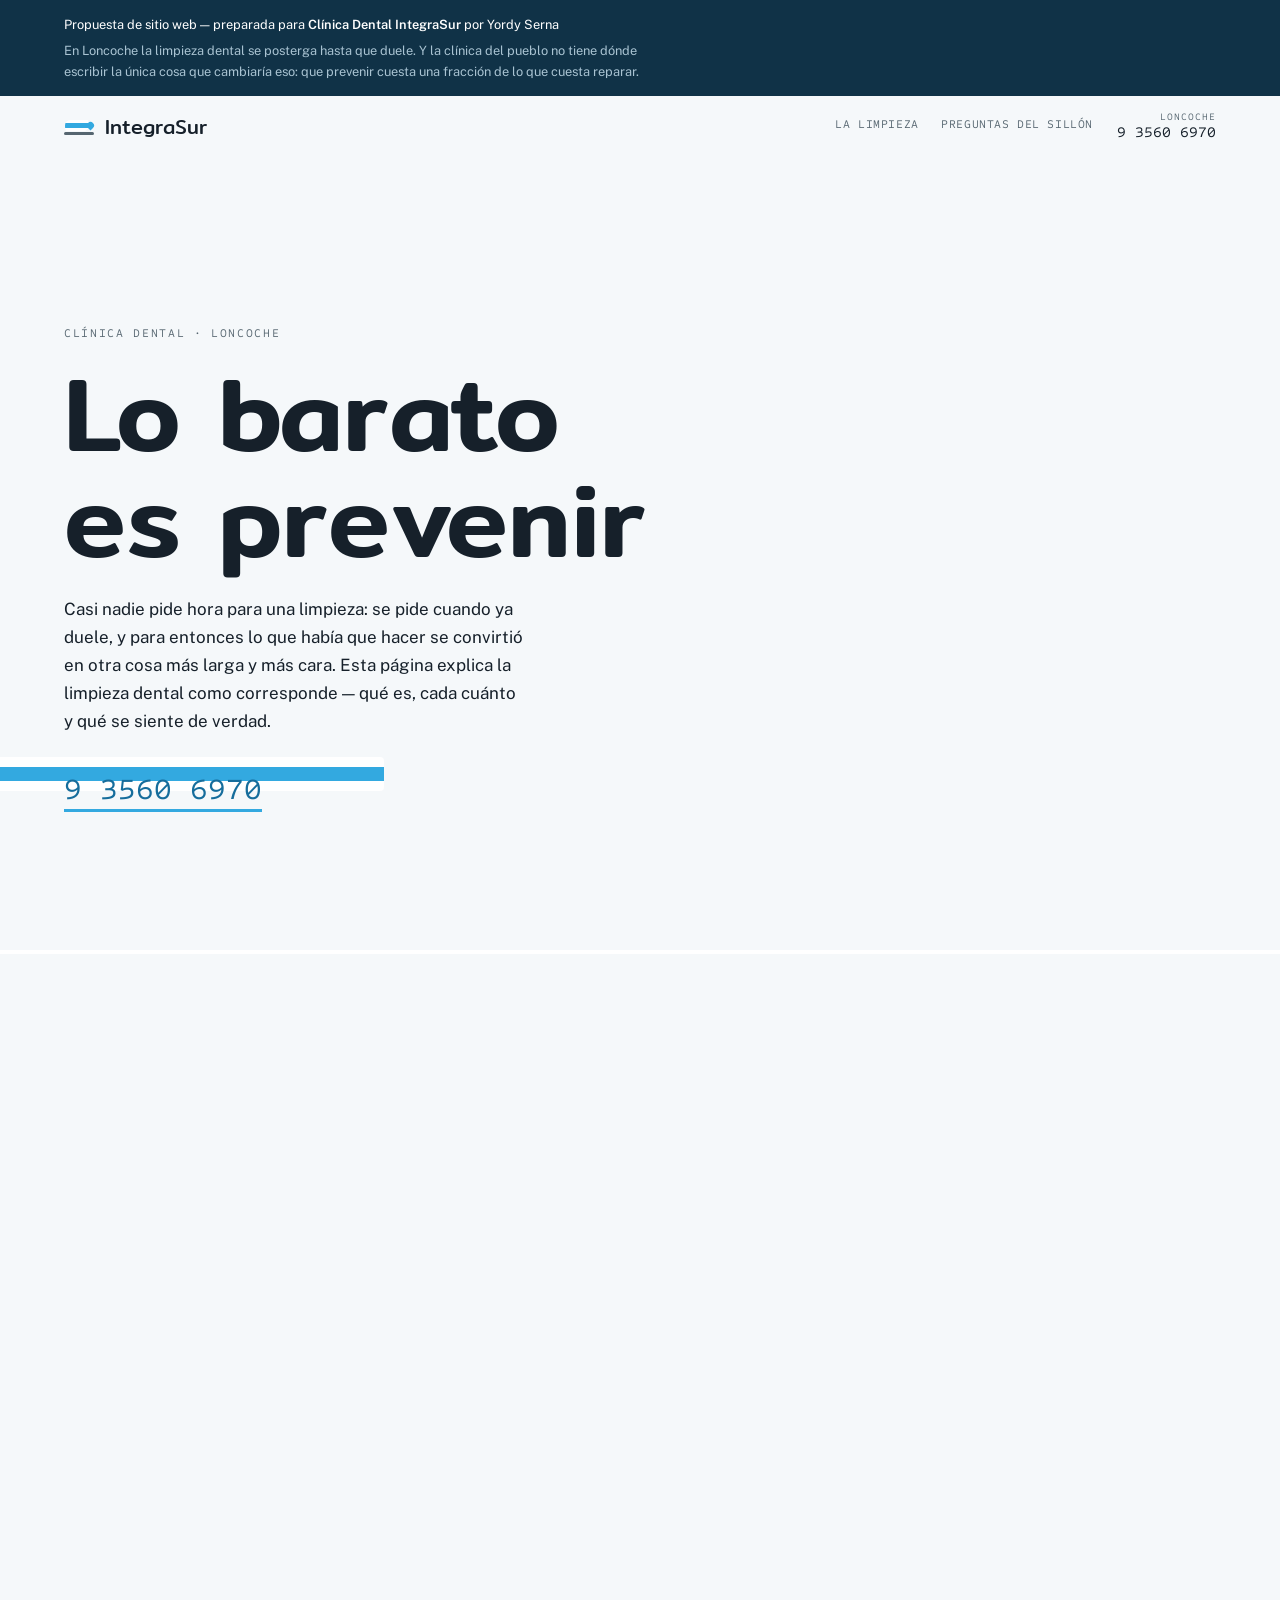
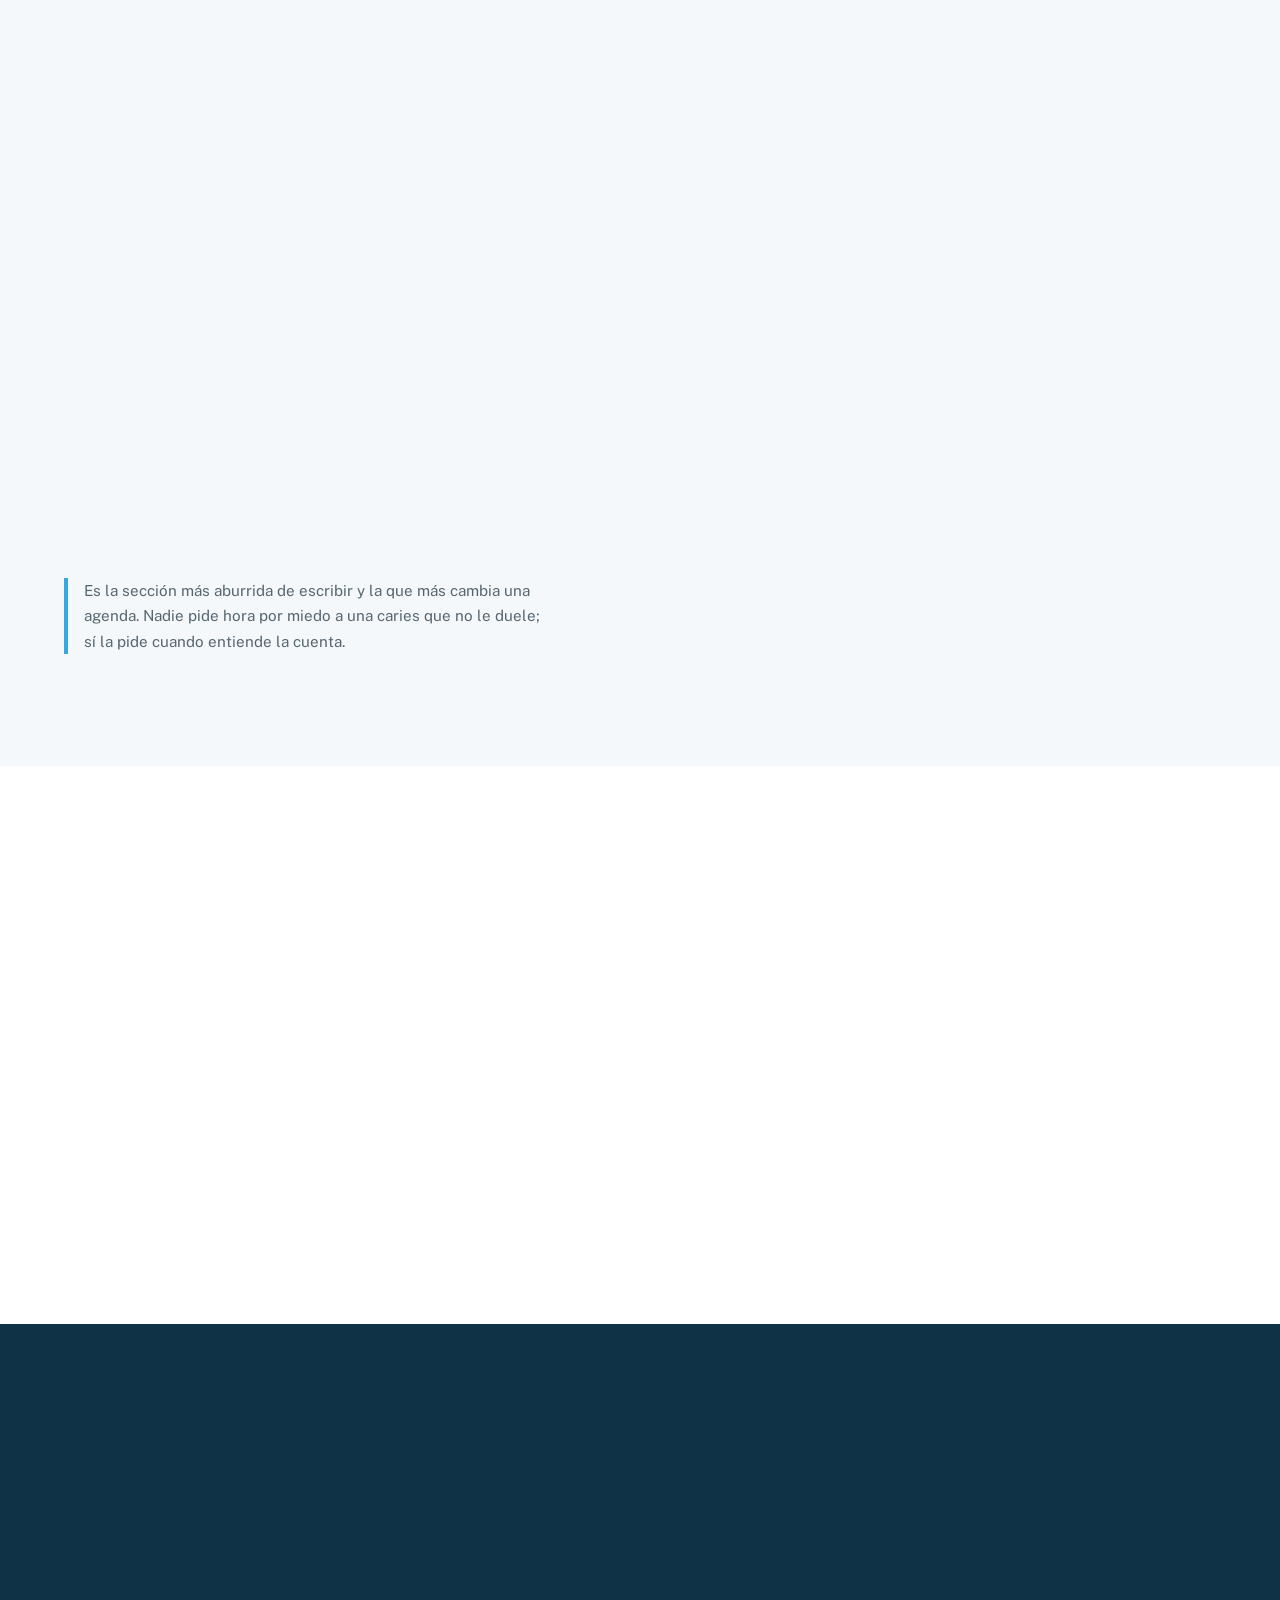
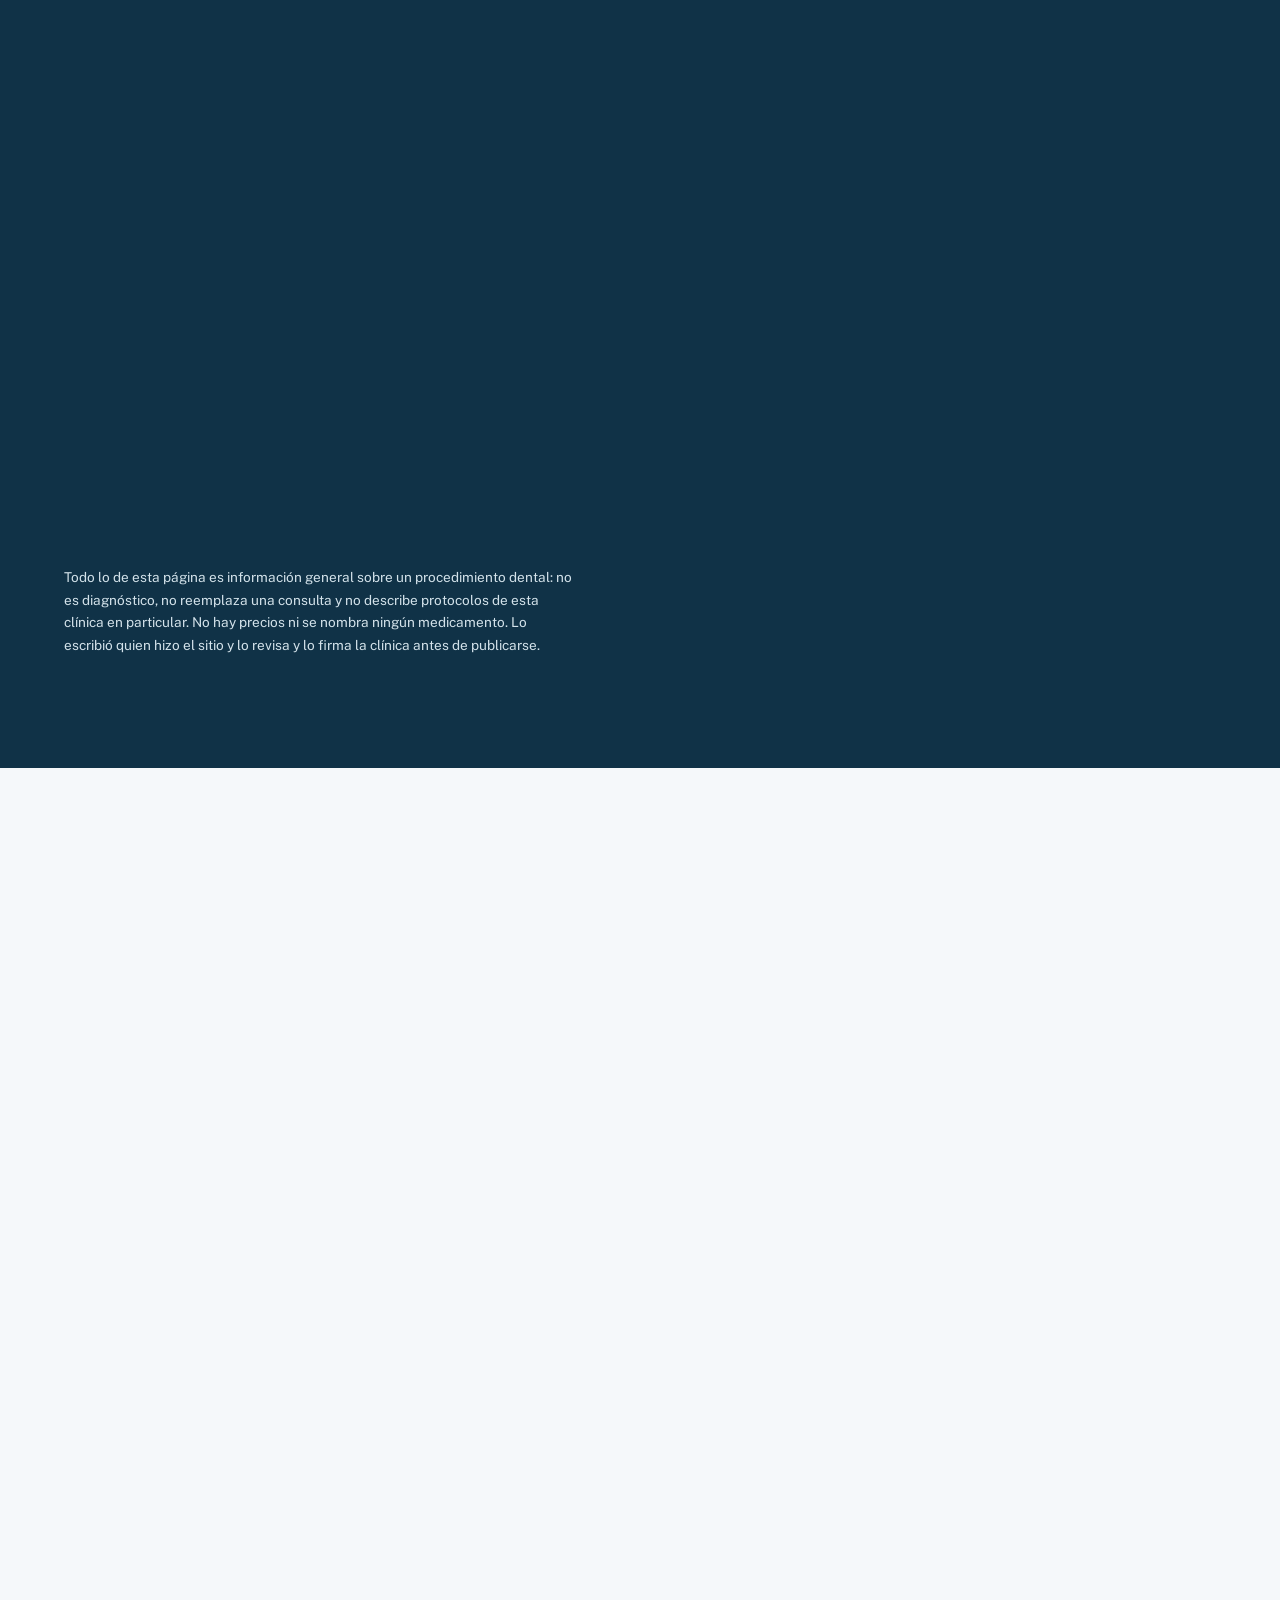
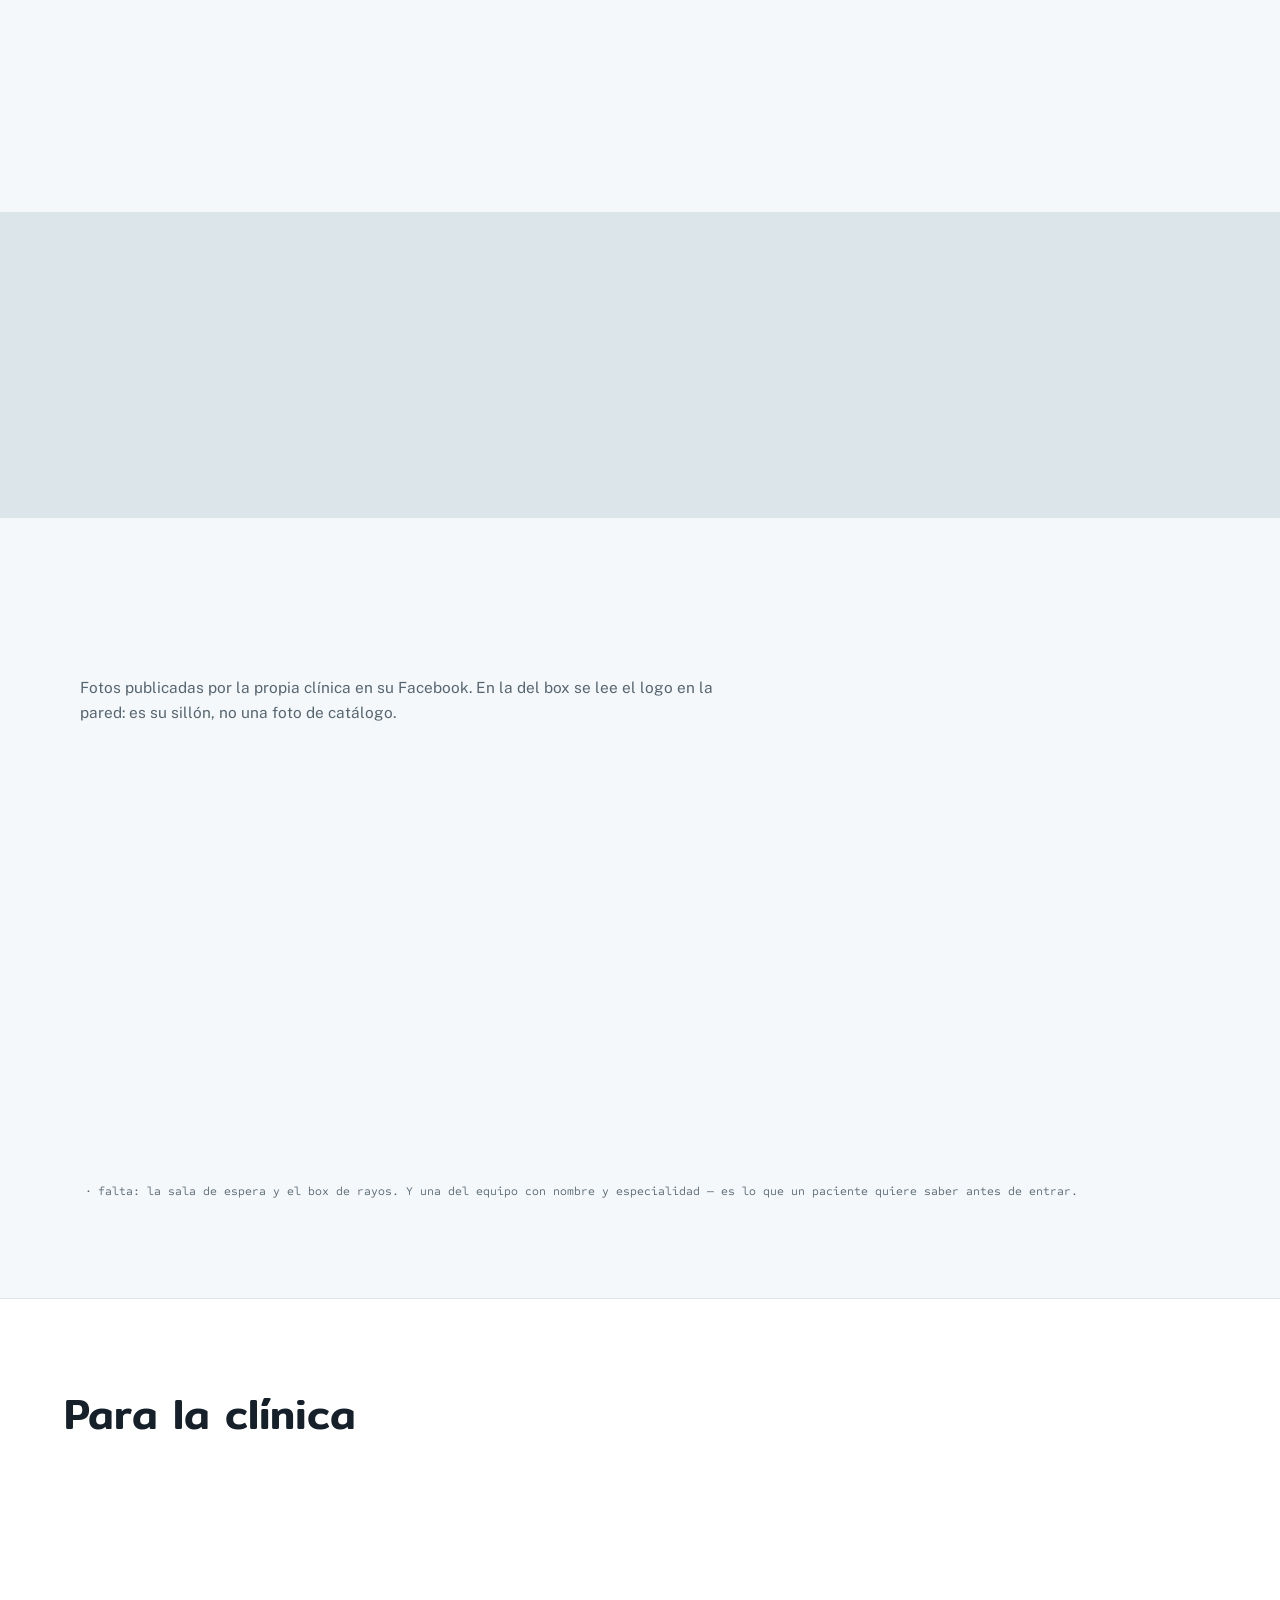
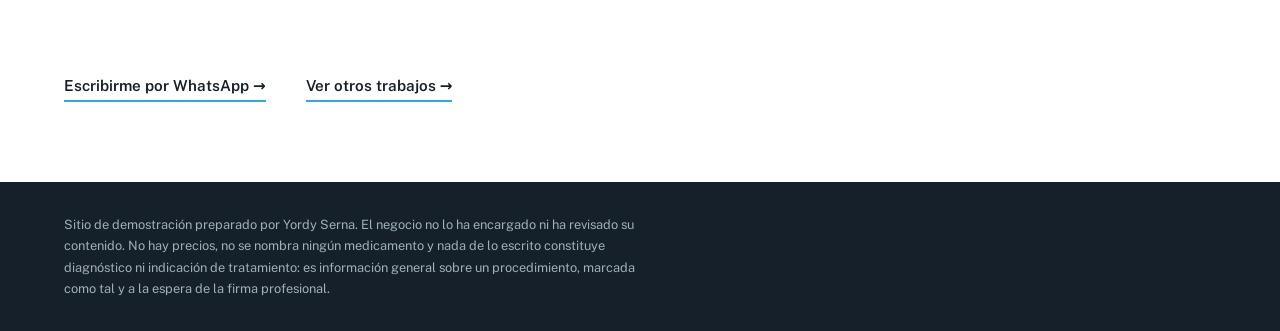
<file: index.html>
<!DOCTYPE html>
<html lang="es-CL" class="no-js">
<head>
<meta charset="utf-8">
<meta name="viewport" content="width=device-width, initial-scale=1">
<meta name="robots" content="noindex, nofollow">
<title>Clínica Dental IntegraSur — Loncoche</title>
<meta name="description" content="Clínica dental en Loncoche. La limpieza dental explicada: qué es, cada cuánto conviene y qué se siente de verdad.">

<!-- Política de seguridad de contenido: el navegador sólo puede cargar
     archivos de este mismo sitio. Sin CDN, sin librerías, sin rastreadores.
     Ver skills/web-blindada/references/csp-en-pages.md -->
<meta http-equiv="Content-Security-Policy" content="default-src 'none'; script-src 'self'; style-src 'self'; img-src 'self' data:; font-src 'self'; connect-src 'self'; media-src 'self'; form-action 'self'; base-uri 'none'; frame-src 'none'; object-src 'none'">
<meta name="referrer" content="strict-origin-when-cross-origin">

<!-- Rescate de la clase .js (regla 2 de la casa). En archivo, sin defer:
     inline lo bloquearía la CSP. -->
<script src="js/rescate.js"></script>

<!-- Fuentes propias: cero peticiones a terceros. -->
<link rel="preload" href="assets/fuentes/mitr-500-latin.woff2" as="font" type="font/woff2" crossorigin>
<link rel="stylesheet" href="assets/fuentes.css">
<link rel="stylesheet" href="css/estilo.css">
</head>
<body>

<div class="propuesta">
  <p class="propuesta__que">Propuesta de sitio web — preparada para <b>Clínica Dental IntegraSur</b> por Yordy Serna</p>
  <p class="propuesta__gancho">En Loncoche la limpieza dental se posterga hasta que duele. Y la clínica del pueblo no tiene dónde escribir la única cosa que cambiaría eso: que prevenir cuesta una fracción de lo que cuesta reparar.</p>
</div>

<header class="cab" id="cab">
  <a class="cab__marca" href="#portada">
    <span class="pasta" aria-hidden="true"><i class="pasta__onda"></i></span>
    <span class="cab__nombre">IntegraSur</span>
  </a>
  <nav class="cab__nav" aria-label="Secciones">
    <a href="#limpieza">La limpieza</a>
    <a href="#sillon">Preguntas del sillón</a>
  </nav>
  <a class="cab__tel" href="tel:+56935606970">
    <span class="cab__tel-rot">Loncoche</span>
    <span class="cab__tel-num">9 3560 6970</span>
  </a>
</header>

<main>

<!-- ========= PORTADA ========= -->
<section class="portada portada--foto" id="portada" aria-labelledby="t-portada">
  <!-- FONDO DE PORTADA: 2560 px, nitido. Se disuelve hacia el titular
       con un gradiente lateral, no con desenfoque. -->
  <div class="portada__foto" aria-hidden="true">
    <img src="imagenes/port-01.jpg" width="2560" height="1707"
         decoding="async" fetchpriority="high" alt="">
  </div>

  <div class="raya-fondo" aria-hidden="true"><span class="raya-fondo__franja"></span></div>

  <div class="portada__texto">
    <p class="sitio">Clínica dental · Loncoche</p>
    <h1 id="t-portada">Lo barato<br>es prevenir</h1>
    <p class="bajada">Casi nadie pide hora para una limpieza: se pide cuando ya duele, y
      para entonces lo que había que hacer se convirtió en otra cosa más larga y más cara.
      Esta página explica la limpieza dental como corresponde — qué es, cada cuánto y qué
      se siente de verdad.</p>
    <p class="dd--tel"><a href="tel:+56935606970">9 3560 6970</a></p>
  </div>
</section>

<!-- ========= LA PIEZA FIRMA ========= -->
<section class="limpieza" id="limpieza" aria-labelledby="t-limp">
  <!-- AURA DE COLOR: la foto de rubro reventada a desenfoque. No se lee
       como imagen: aporta color y luz detras de una seccion que si no
       seria fondo plano. Aca el desenfoque SI es el efecto, no un parche,
       y por eso el archivo va chico: a 64 px de blur, mas resolucion no
       cambia nada. Sin loading=lazy porque el elemento va en absoluto con
       z-index negativo y el navegador nunca lo considera visible. -->
  <div class="aura" aria-hidden="true">
    <img src="imagenes/aura-01.jpg" width="900" height="600" decoding="async" alt="">
  </div>

  <div class="limpieza__cabecera">
    <p class="antetitulo">Destartraje, dicho en simple</p>
    <h2 id="t-limp">La limpieza que evita todo</h2>
    <p class="entrada">El sarro es placa que se endureció, y una vez dura no sale
      cepillando por más ganas que se le ponga: hay que sacarla con instrumento. Eso es la
      limpieza dental, y es el procedimiento más barato de toda la odontología.</p>
    <p class="marca-ejemplo" data-ejemplo="Descripción general del procedimiento — la firma quien atiende"></p>
  </div>

  <div class="fichas">
    <article class="fi">
      <p class="fi__rot">Qué es</p>
      <h3>Sacar lo que el cepillo ya no saca</h3>
      <p>La placa blanda se cepilla; la que lleva días pegada se endurece contra el diente
        y se transforma en sarro. Desde ahí el cepillo pasa por encima sin tocarla, y
        debajo la encía se inflama. Sacarlo es un trabajo mecánico, no una limpieza
        profunda de las que se compran en frasco.</p>
    </article>
    <article class="fi">
      <p class="fi__rot">Cada cuánto</p>
      <h3>Suele ser una o dos veces al año</h3>
      <p>La referencia general del oficio son seis a doce meses, pero no es igual para
        todos: quien fuma, quien usa aparatos o quien tiene las encías delicadas acumula
        más rápido. El intervalo de cada persona sale de su evaluación, no de una tabla.
        <span class="falta">falta: cada cuánto lo indican ustedes según el caso</span></p>
    </article>
    <article class="fi">
      <p class="fi__rot">Qué se siente</p>
      <h3>Molesta un poco. No es el torno.</h3>
      <p>Hay vibración, agua fría y un poco de ruido. Donde la encía está inflamada puede
        molestar más, y ahí es donde a veces sangra — que no es una señal de que lo están
        haciendo mal, sino de que esa encía estaba inflamada antes de empezar. Nadie sale
        de una limpieza como sale de una tapadura.</p>
    </article>
    <article class="fi fi--cuenta">
      <p class="fi__rot">La cuenta simple</p>
      <h3>Una limpieza al año contra lo que viene después</h3>
      <p>Sin caries, la limpieza es el único gasto dental del año. Con una caries que
        avanzó, el mismo diente puede terminar necesitando una tapadura, después un
        tratamiento de conducto y después una corona — tres procedimientos, tres sesiones
        y una cuenta que no se parece en nada a la primera.</p>
      <p class="fi__nota">Acá no van precios: los montos los pone la clínica y cambian
        entre una y otra. Lo que no cambia es el orden de magnitud.
        <span class="falta">falta: si quieren publicar valores, éste es el lugar</span></p>
    </article>
  </div>

  <p class="firma">Es la sección más aburrida de escribir y la que más cambia una agenda.
    Nadie pide hora por miedo a una caries que no le duele; sí la pide cuando entiende la
    cuenta.</p>
</section>

<!-- ========= LAS PREGUNTAS DEL SILLÓN — ESTRUCTURA K ========= -->
<!-- ========= MEDIA PANTALLA ========= -->
<section class="mitades" aria-labelledby="t-mitades">
  <div class="mitades__foto">
    <img src="imagenes/media-01.jpg" width="2200" height="1467"
         loading="lazy" decoding="async" alt="">
  </div>
  <div class="mitades__texto">
    <p class="mitades__ante">La escalera del costo</p>
    <h2 id="t-mitades">Cada mes que se posterga, sube un peldaño</h2>
    <p>Una limpieza al año cuesta menos que cualquier tapadura. Una tapadura a tiempo cuesta una fracción de lo que cuesta el tratamiento de conducto que viene después. Y ese tratamiento cuesta menos que reponer la pieza cuando ya no hay nada que salvar. La escalera es siempre la misma y siempre sube en la misma dirección.</p>
  </div>
</section>

<section class="sillon" id="sillon" aria-labelledby="t-sillon">
  <div class="sillon__cabecera">
    <p class="antetitulo antetitulo--claro">Lo que se pregunta en voz baja</p>
    <h2 id="t-sillon">Las preguntas del sillón</h2>
    <p class="entrada">Cada una con su respuesta corta a la vista. El que quiere el detalle
      lo abre; el que sólo quería saber si dolía, ya lo sabe y cierra la página tranquilo.</p>
    <p class="marca-ejemplo marca-ejemplo--claro" data-ejemplo="Respuestas generales del oficio — pendientes de firma profesional"></p>
  </div>

  <div class="filas">
    <details class="fila">
      <summary>
        <span class="fila__q">¿Duele?</span>
        <span class="fila__corta">Molesta, no duele</span>
      </summary>
      <div class="fila__cuerpo">
        <p>La limpieza no entra en el diente: trabaja en la superficie y en el borde de la
          encía. Lo que se siente es vibración, frío y presión. Si hay encías muy
          inflamadas o raíces expuestas puede molestar más, y en esos casos se conversa
          antes de empezar qué se puede hacer para que sea llevadero.</p>
      </div>
    </details>

    <details class="fila">
      <summary>
        <span class="fila__q">¿Sangra?</span>
        <span class="fila__corta">Si estaba inflamada, sí</span>
      </summary>
      <div class="fila__cuerpo">
        <p>Una encía sana no sangra cuando la tocan. Si sangra durante la limpieza es
          porque ya estaba inflamada, casi siempre por el mismo sarro que se está sacando.
          El sangrado de ese día no es el problema: es la señal de que había uno.</p>
      </div>
    </details>

    <details class="fila">
      <summary>
        <span class="fila__q">¿Queda sensible?</span>
        <span class="fila__corta">Unos días, y pasa</span>
      </summary>
      <div class="fila__cuerpo">
        <p>Es frecuente sentir los dientes más sensibles al frío durante los primeros días,
          sobre todo si había mucho sarro tapando el cuello del diente. Se pasa solo. Si no
          se pasa o va empeorando, hay que volver y decirlo — no es algo que corresponda
          aguantar.</p>
      </div>
    </details>

    <details class="fila">
      <summary>
        <span class="fila__q">¿Desgasta el esmalte?</span>
        <span class="fila__corta">No es lo que hace</span>
      </summary>
      <div class="fila__cuerpo">
        <p>Es el mito más repetido del tema. El instrumento trabaja sobre el sarro, no sobre
          el esmalte. Lo que sí ocurre es que, al sacar una capa dura que llevaba años, el
          diente queda expuesto como estaba antes — y esa sensación de «me lo gastaron» es
          en realidad el diente sin la costra encima.</p>
      </div>
    </details>

    <details class="fila">
      <summary>
        <span class="fila__q">¿Cuánto demora?</span>
        <span class="fila__corta">Una sesión, no dos</span>
      </summary>
      <div class="fila__cuerpo">
        <p>En general se resuelve en una sesión. Cuando hay mucho sarro acumulado o las
          encías están muy inflamadas, a veces se divide en dos para no dejar la boca
          adolorida de una vez.
          <span class="falta">falta: cuánto dura una sesión en esta clínica</span></p>
      </div>
    </details>
  </div>

  <p class="descargo">Todo lo de esta página es información general sobre un procedimiento
    dental: no es diagnóstico, no reemplaza una consulta y no describe protocolos de esta
    clínica en particular. No hay precios ni se nombra ningún medicamento. Lo escribió quien
    hizo el sitio y lo revisa y lo firma la clínica antes de publicarse.</p>
</section>

<!-- ========= EL CIERRE — T1 ========= -->
<!-- ========= LA CITA A SANGRE ========= -->
<section class="cita" aria-labelledby="t-cita">
  <div class="cita__foto" aria-hidden="true">
    <img src="imagenes/cita-01.jpg" width="2200" height="1467"
         loading="lazy" decoding="async" alt="">
  </div>
  <blockquote class="cita__texto">
    <p id="t-cita">Lo barato es prevenir<br>
      <span class="cita__eco">Nadie pide hora hasta que duele, y ahí ya subió el peldaño</span></p>
  </blockquote>
</section>

<section class="cierre" id="llamar" aria-labelledby="t-cierre">
  <p class="cierre__rot">Para pedir hora de limpieza</p>
  <h2 id="t-cierre" class="cierre__tel">
    <a href="tel:+56935606970">9 3560 6970</a>
  </h2>
  <p class="cierre__pie">Es el número publicado en su ficha de Google.</p>
</section>

<!-- ========= LA TIRA ========= -->
<section class="tira" aria-label="Tres imágenes del oficio">
  <figure class="tira__pieza">
    <img src="imagenes/tira-01.jpg" width="1100" height="733" loading="lazy" decoding="async" alt="Atención odontológica en el sillón de un box dental.">
  </figure>
  <figure class="tira__pieza">
    <img src="imagenes/tira-02.jpg" width="1100" height="733" loading="lazy" decoding="async" alt="Instrumental dental ordenado en la bandeja.">
  </figure>
  <figure class="tira__pieza">
    <img src="imagenes/tira-03.jpg" width="1100" height="733" loading="lazy" decoding="async" alt="Box dental con el sillón y el equipamiento a la vista.">
  </figure>
</section>

<!-- ========= LAS FOTOS ========= -->
<section class="galeria" aria-labelledby="t-galeria">
  <h2 id="t-galeria" class="galeria__titulo">El edificio y el box</h2>
  <p class="galeria__nota">Fotos publicadas por la propia clínica en su Facebook. En la del box se lee el logo en la pared: es su sillón, no una foto de catálogo.</p>
  <div class="galeria__grilla">
    <figure class="gal gal--izq">
      <img src="imagenes/clinica-01.jpg" width="1400" height="779" loading="lazy" decoding="async"
           alt="El edificio de la clínica visto desde la calle, revestido en madera y piedra.">
      <figcaption>El edificio desde la calle. Foto suya, de su Facebook.</figcaption>
    </figure>
    <figure class="gal gal--der">
      <img src="imagenes/clinica-02.jpg" width="788" height="1400" loading="lazy" decoding="async"
           alt="Box de atención con el sillón dental y el logo de la clínica pintado en la pared.">
      <figcaption>El box, con el logo en la pared.</figcaption>
    </figure>
  </div>
  <p class="galeria__falta">falta: la sala de espera y el box de rayos. Y una del equipo con nombre y especialidad — es lo que un paciente quiere saber antes de entrar.</p>
</section>

</main>

<section class="dueno" aria-labelledby="t-dueno">
  <h2 id="t-dueno">Para la clínica</h2>
  <div class="dueno__cols">
    <div>
      <h3>Lo que está verificado</h3>
      <p>El teléfono 9 3560 6970 y que están en Loncoche. No tienen sitio propio.</p>
    </div>
    <div>
      <h3>Lo que es general</h3>
      <p>Las cuatro fichas y las cinco preguntas. Describen el procedimiento tal como se
        hace en cualquier clínica, y por eso van marcadas y sin firma.</p>
    </div>
    <div>
      <h3>Lo que falta</h3>
      <p>Tres cosas: cada cuánto indican la limpieza según el caso, cuánto dura una sesión
        acá, y si quieren publicar valores. Lo último es opcional — pero la sección de la
        cuenta simple es mucho más fuerte con números que sin ellos.</p>
    </div>
  </div>
  <p class="dueno__cierre">
    <a class="flecha" href="https://wa.me/56968650001" rel="noopener">Escribirme por WhatsApp <span aria-hidden="true">→</span></a>
    <a class="flecha" href="https://yordyserna.github.io" rel="noopener">Ver otros trabajos <span aria-hidden="true">→</span></a>
  </p>
</section>

<footer class="pie">
  <p>Sitio de demostración preparado por Yordy Serna. El negocio no lo ha encargado ni ha
    revisado su contenido. No hay precios, no se nombra ningún medicamento y nada de lo
    escrito constituye diagnóstico ni indicación de tratamiento: es información general
    sobre un procedimiento, marcada como tal y a la espera de la firma profesional.</p>
</footer>

<script src="js/main.js"></script>
</body>
</html>
</file>
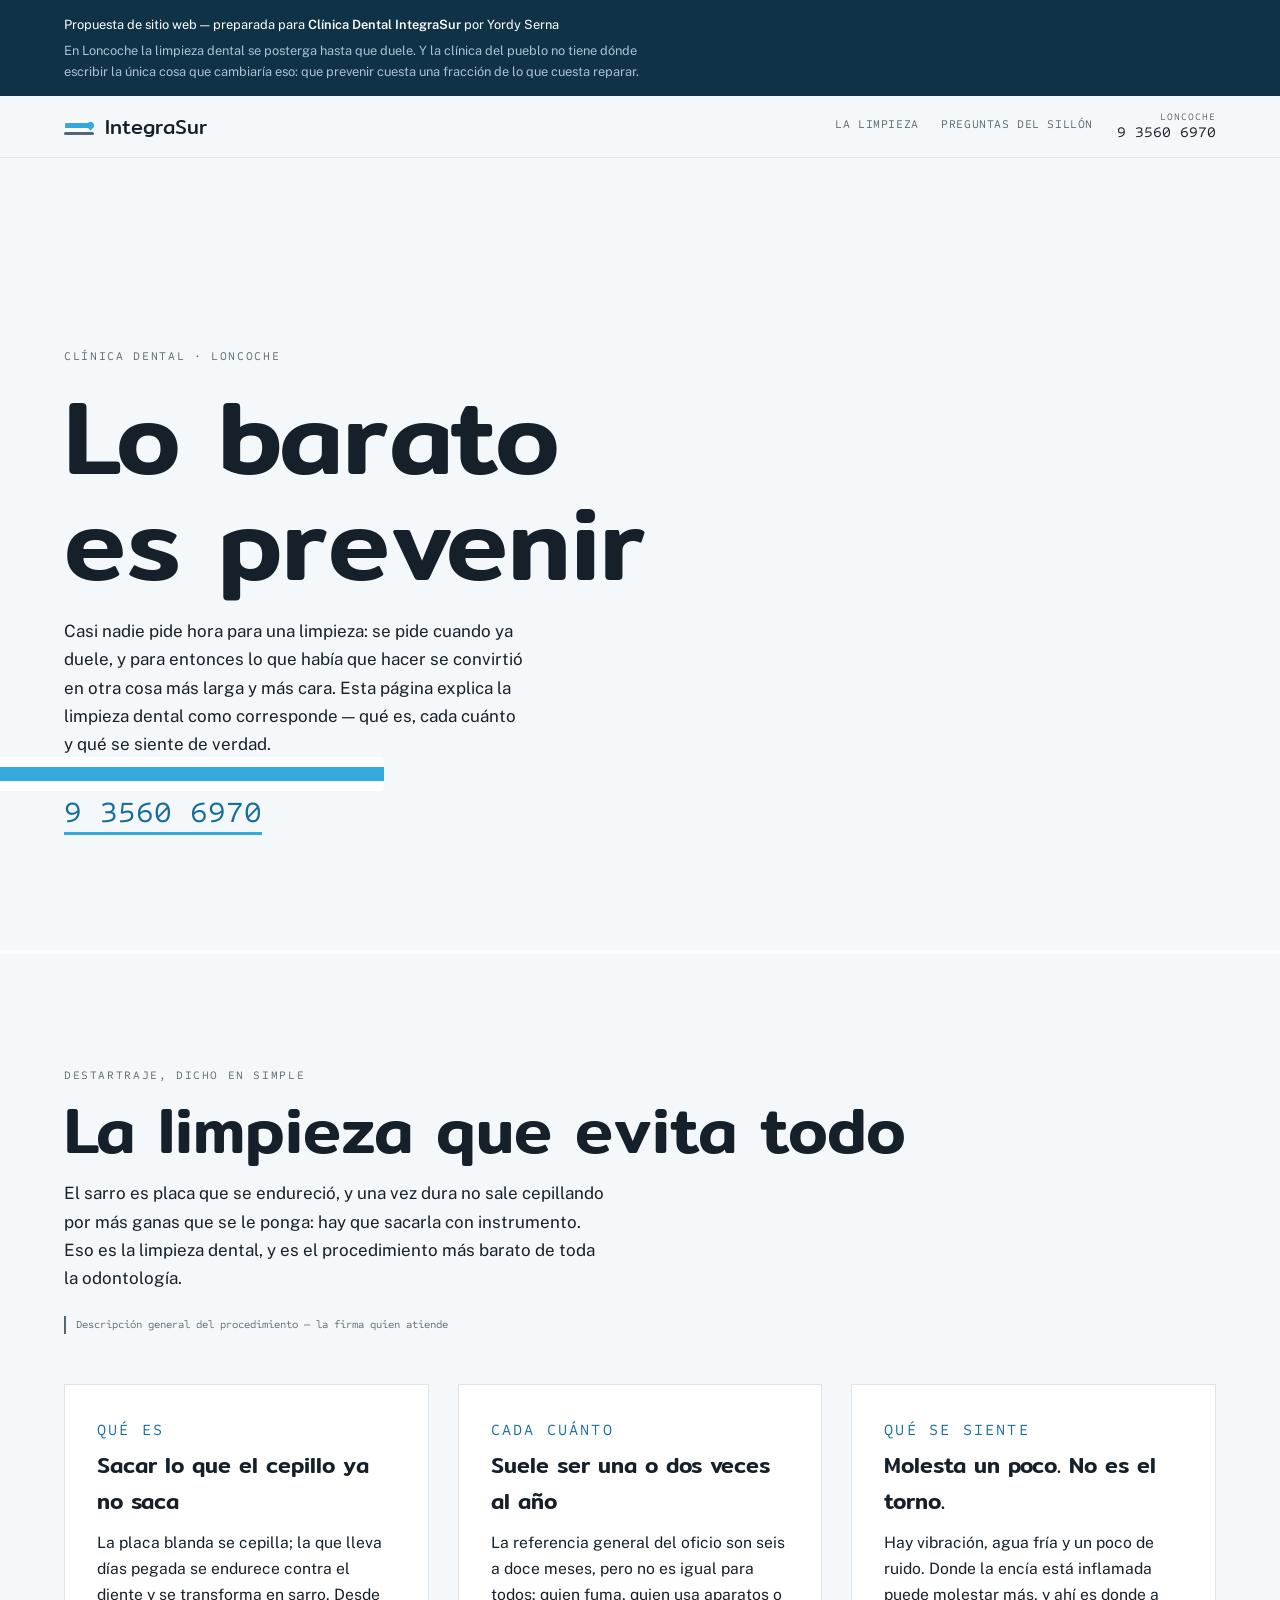
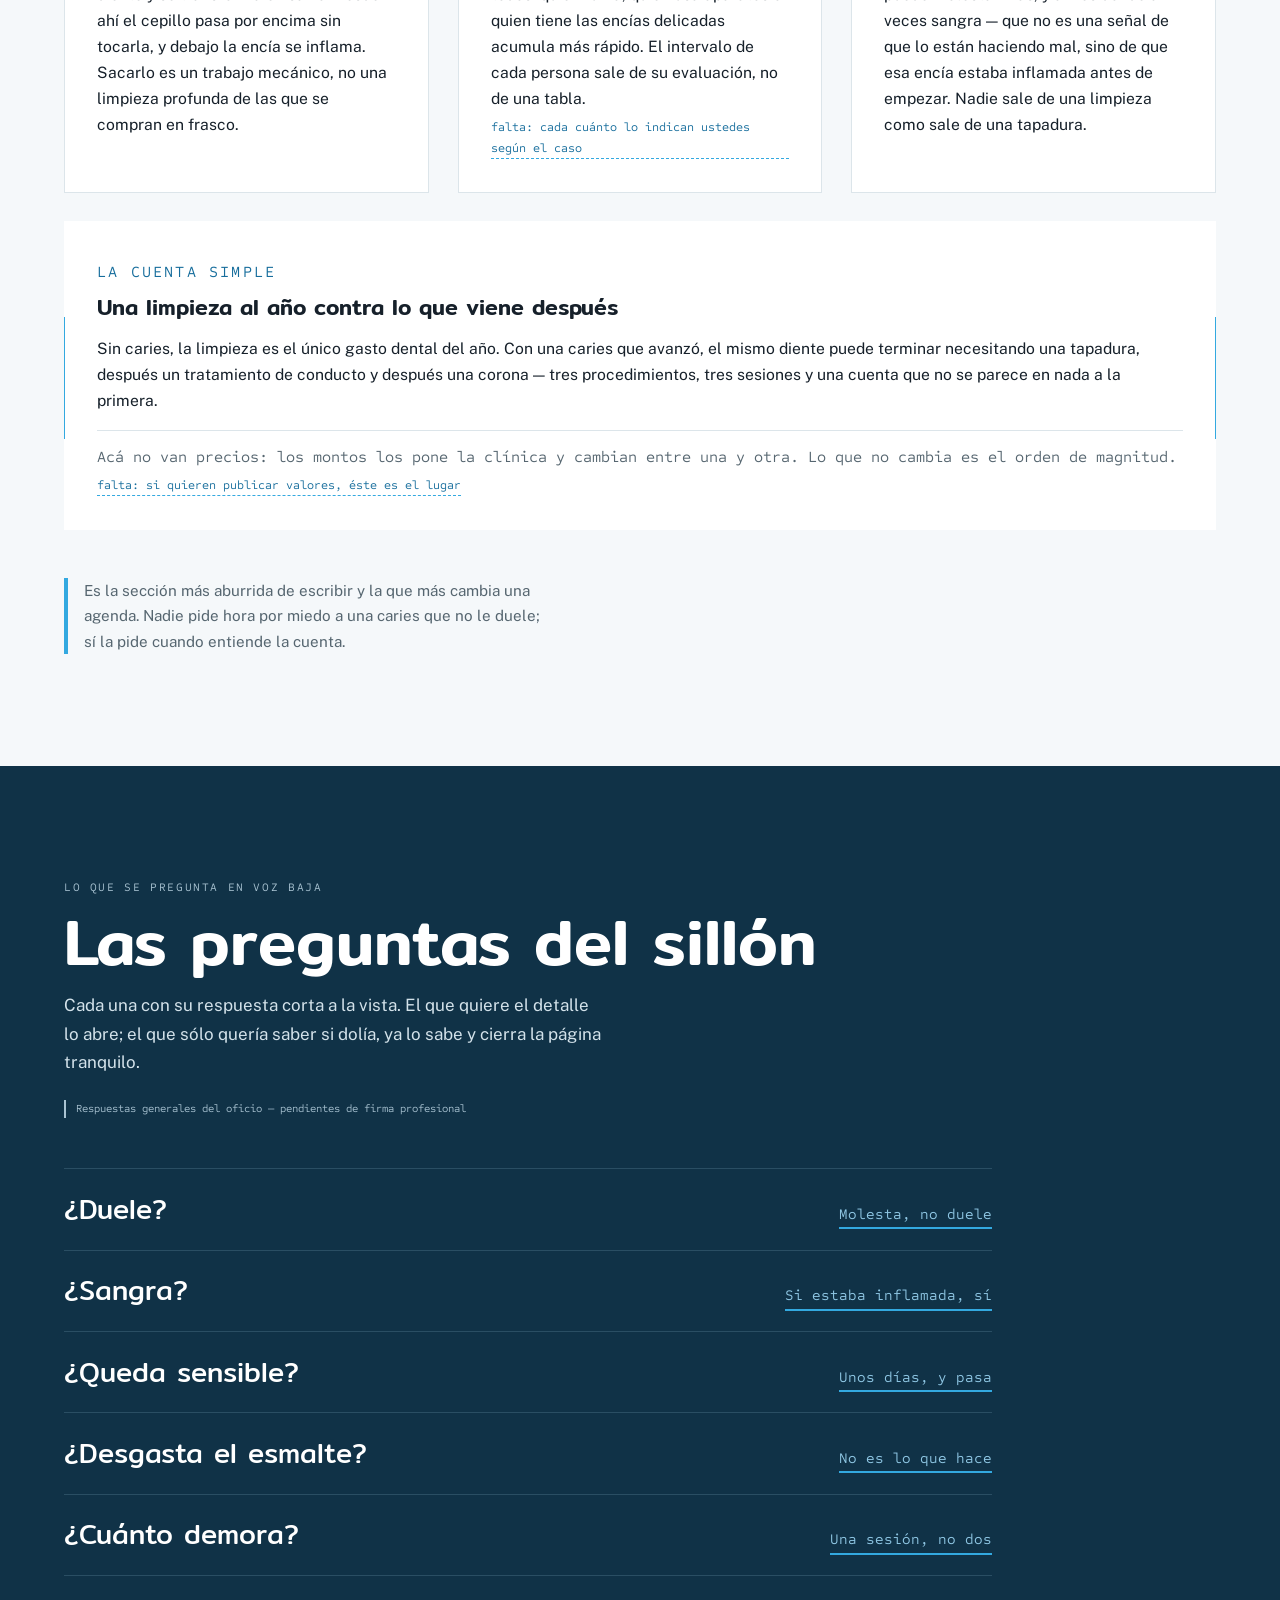
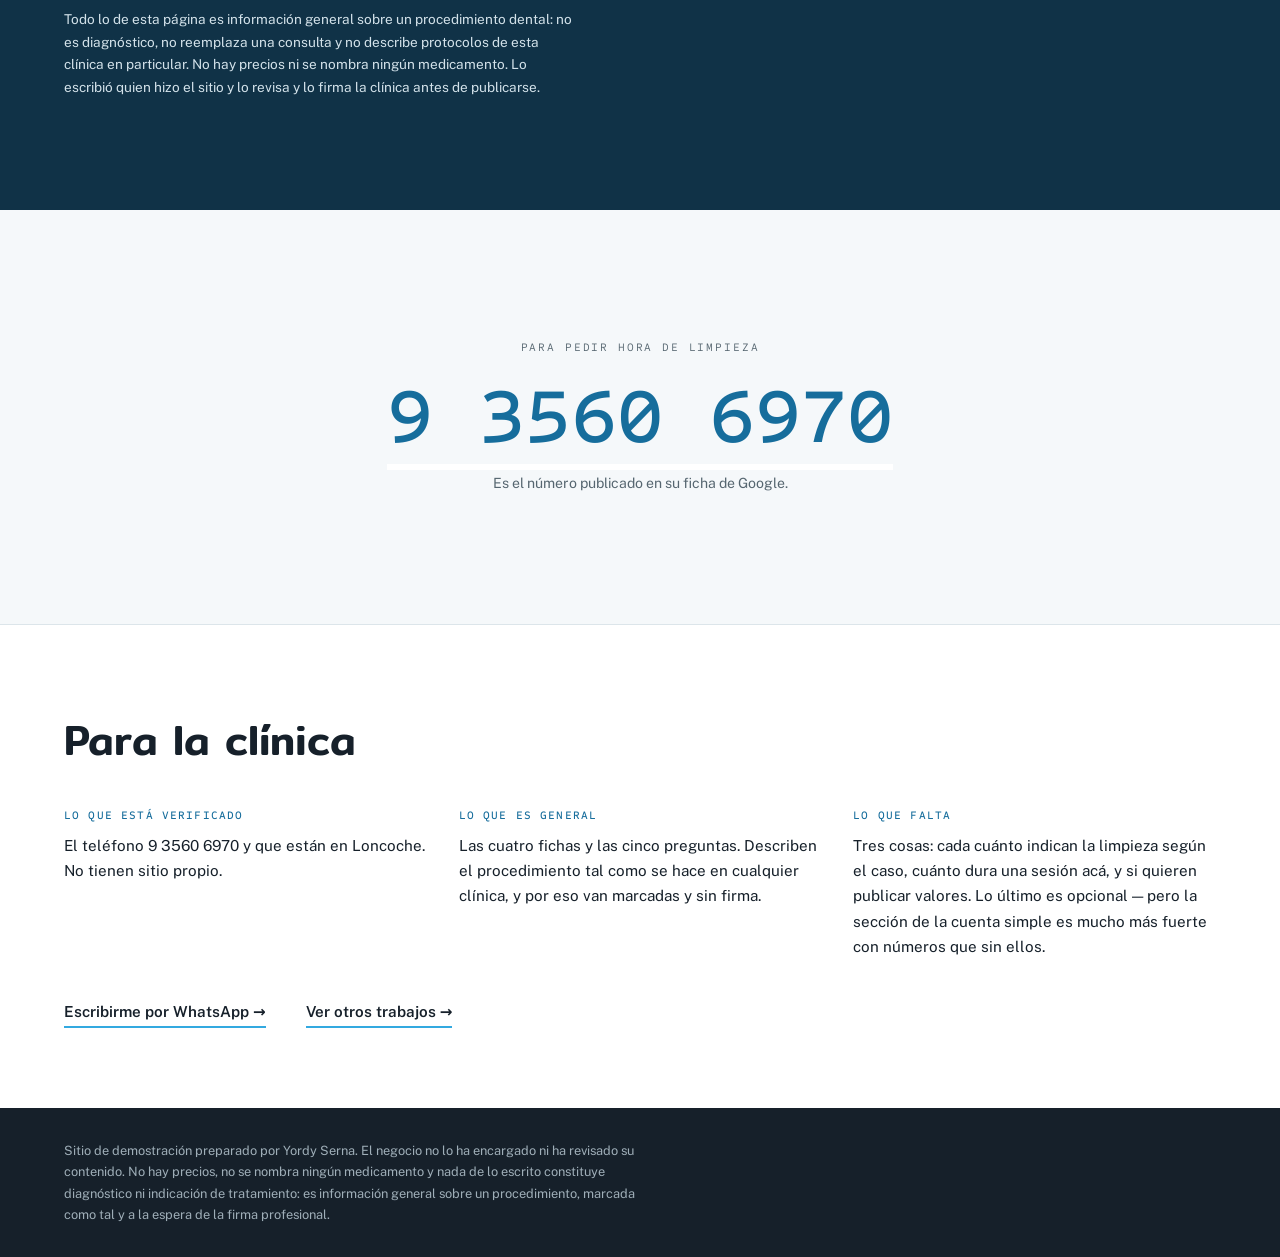
<file: _sinjs.html>
<!DOCTYPE html>
<html lang="es-CL" class="">
<head>
<meta charset="utf-8">
<meta name="viewport" content="width=device-width, initial-scale=1">
<meta name="robots" content="noindex, nofollow">
<title>Clínica Dental IntegraSur — Loncoche</title>
<meta name="description" content="Clínica dental en Loncoche. La limpieza dental explicada: qué es, cada cuánto conviene y qué se siente de verdad.">

<!-- Política de seguridad de contenido: el navegador sólo puede cargar
     archivos de este mismo sitio. Sin CDN, sin librerías, sin rastreadores.
     Ver skills/web-blindada/references/csp-en-pages.md -->
<meta http-equiv="Content-Security-Policy" content="default-src 'none'; script-src 'self'; style-src 'self'; img-src 'self' data:; font-src 'self'; connect-src 'self'; media-src 'self'; form-action 'self'; base-uri 'none'; frame-src 'none'; object-src 'none'">
<meta name="referrer" content="strict-origin-when-cross-origin">

<!-- Rescate de la clase .js (regla 2 de la casa). En archivo, sin defer:
     inline lo bloquearía la CSP. -->

<!-- Fuentes propias: cero peticiones a terceros. -->
<link rel="preload" href="assets/fuentes/mitr-500-latin.woff2" as="font" type="font/woff2" crossorigin>
<link rel="stylesheet" href="assets/fuentes.css">
<link rel="stylesheet" href="css/estilo.css">
</head>
<body>

<div class="propuesta">
  <p class="propuesta__que">Propuesta de sitio web — preparada para <b>Clínica Dental IntegraSur</b> por Yordy Serna</p>
  <p class="propuesta__gancho">En Loncoche la limpieza dental se posterga hasta que duele. Y la clínica del pueblo no tiene dónde escribir la única cosa que cambiaría eso: que prevenir cuesta una fracción de lo que cuesta reparar.</p>
</div>

<header class="cab" id="cab">
  <a class="cab__marca" href="#portada">
    <span class="pasta" aria-hidden="true"><i class="pasta__onda"></i></span>
    <span class="cab__nombre">IntegraSur</span>
  </a>
  <nav class="cab__nav" aria-label="Secciones">
    <a href="#limpieza">La limpieza</a>
    <a href="#sillon">Preguntas del sillón</a>
  </nav>
  <a class="cab__tel" href="tel:+56935606970">
    <span class="cab__tel-rot">Loncoche</span>
    <span class="cab__tel-num">9 3560 6970</span>
  </a>
</header>

<main>

<!-- ========= PORTADA ========= -->
<section class="portada" id="portada" aria-labelledby="t-portada">
  <div class="raya-fondo" aria-hidden="true"><span class="raya-fondo__franja"></span></div>

  <div class="portada__texto">
    <p class="sitio">Clínica dental · Loncoche</p>
    <h1 id="t-portada">Lo barato<br>es prevenir</h1>
    <p class="bajada">Casi nadie pide hora para una limpieza: se pide cuando ya duele, y
      para entonces lo que había que hacer se convirtió en otra cosa más larga y más cara.
      Esta página explica la limpieza dental como corresponde — qué es, cada cuánto y qué
      se siente de verdad.</p>
    <p class="dd--tel"><a href="tel:+56935606970">9 3560 6970</a></p>
  </div>
</section>

<!-- ========= LA PIEZA FIRMA ========= -->
<section class="limpieza" id="limpieza" aria-labelledby="t-limp">
  <div class="limpieza__cabecera">
    <p class="antetitulo">Destartraje, dicho en simple</p>
    <h2 id="t-limp">La limpieza que evita todo</h2>
    <p class="entrada">El sarro es placa que se endureció, y una vez dura no sale
      cepillando por más ganas que se le ponga: hay que sacarla con instrumento. Eso es la
      limpieza dental, y es el procedimiento más barato de toda la odontología.</p>
    <p class="marca-ejemplo" data-ejemplo="Descripción general del procedimiento — la firma quien atiende"></p>
  </div>

  <div class="fichas">
    <article class="fi">
      <p class="fi__rot">Qué es</p>
      <h3>Sacar lo que el cepillo ya no saca</h3>
      <p>La placa blanda se cepilla; la que lleva días pegada se endurece contra el diente
        y se transforma en sarro. Desde ahí el cepillo pasa por encima sin tocarla, y
        debajo la encía se inflama. Sacarlo es un trabajo mecánico, no una limpieza
        profunda de las que se compran en frasco.</p>
    </article>
    <article class="fi">
      <p class="fi__rot">Cada cuánto</p>
      <h3>Suele ser una o dos veces al año</h3>
      <p>La referencia general del oficio son seis a doce meses, pero no es igual para
        todos: quien fuma, quien usa aparatos o quien tiene las encías delicadas acumula
        más rápido. El intervalo de cada persona sale de su evaluación, no de una tabla.
        <span class="falta">falta: cada cuánto lo indican ustedes según el caso</span></p>
    </article>
    <article class="fi">
      <p class="fi__rot">Qué se siente</p>
      <h3>Molesta un poco. No es el torno.</h3>
      <p>Hay vibración, agua fría y un poco de ruido. Donde la encía está inflamada puede
        molestar más, y ahí es donde a veces sangra — que no es una señal de que lo están
        haciendo mal, sino de que esa encía estaba inflamada antes de empezar. Nadie sale
        de una limpieza como sale de una tapadura.</p>
    </article>
    <article class="fi fi--cuenta">
      <p class="fi__rot">La cuenta simple</p>
      <h3>Una limpieza al año contra lo que viene después</h3>
      <p>Sin caries, la limpieza es el único gasto dental del año. Con una caries que
        avanzó, el mismo diente puede terminar necesitando una tapadura, después un
        tratamiento de conducto y después una corona — tres procedimientos, tres sesiones
        y una cuenta que no se parece en nada a la primera.</p>
      <p class="fi__nota">Acá no van precios: los montos los pone la clínica y cambian
        entre una y otra. Lo que no cambia es el orden de magnitud.
        <span class="falta">falta: si quieren publicar valores, éste es el lugar</span></p>
    </article>
  </div>

  <p class="firma">Es la sección más aburrida de escribir y la que más cambia una agenda.
    Nadie pide hora por miedo a una caries que no le duele; sí la pide cuando entiende la
    cuenta.</p>
</section>

<!-- ========= LAS PREGUNTAS DEL SILLÓN — ESTRUCTURA K ========= -->
<section class="sillon" id="sillon" aria-labelledby="t-sillon">
  <div class="sillon__cabecera">
    <p class="antetitulo antetitulo--claro">Lo que se pregunta en voz baja</p>
    <h2 id="t-sillon">Las preguntas del sillón</h2>
    <p class="entrada">Cada una con su respuesta corta a la vista. El que quiere el detalle
      lo abre; el que sólo quería saber si dolía, ya lo sabe y cierra la página tranquilo.</p>
    <p class="marca-ejemplo marca-ejemplo--claro" data-ejemplo="Respuestas generales del oficio — pendientes de firma profesional"></p>
  </div>

  <div class="filas">
    <details class="fila">
      <summary>
        <span class="fila__q">¿Duele?</span>
        <span class="fila__corta">Molesta, no duele</span>
      </summary>
      <div class="fila__cuerpo">
        <p>La limpieza no entra en el diente: trabaja en la superficie y en el borde de la
          encía. Lo que se siente es vibración, frío y presión. Si hay encías muy
          inflamadas o raíces expuestas puede molestar más, y en esos casos se conversa
          antes de empezar qué se puede hacer para que sea llevadero.</p>
      </div>
    </details>

    <details class="fila">
      <summary>
        <span class="fila__q">¿Sangra?</span>
        <span class="fila__corta">Si estaba inflamada, sí</span>
      </summary>
      <div class="fila__cuerpo">
        <p>Una encía sana no sangra cuando la tocan. Si sangra durante la limpieza es
          porque ya estaba inflamada, casi siempre por el mismo sarro que se está sacando.
          El sangrado de ese día no es el problema: es la señal de que había uno.</p>
      </div>
    </details>

    <details class="fila">
      <summary>
        <span class="fila__q">¿Queda sensible?</span>
        <span class="fila__corta">Unos días, y pasa</span>
      </summary>
      <div class="fila__cuerpo">
        <p>Es frecuente sentir los dientes más sensibles al frío durante los primeros días,
          sobre todo si había mucho sarro tapando el cuello del diente. Se pasa solo. Si no
          se pasa o va empeorando, hay que volver y decirlo — no es algo que corresponda
          aguantar.</p>
      </div>
    </details>

    <details class="fila">
      <summary>
        <span class="fila__q">¿Desgasta el esmalte?</span>
        <span class="fila__corta">No es lo que hace</span>
      </summary>
      <div class="fila__cuerpo">
        <p>Es el mito más repetido del tema. El instrumento trabaja sobre el sarro, no sobre
          el esmalte. Lo que sí ocurre es que, al sacar una capa dura que llevaba años, el
          diente queda expuesto como estaba antes — y esa sensación de «me lo gastaron» es
          en realidad el diente sin la costra encima.</p>
      </div>
    </details>

    <details class="fila">
      <summary>
        <span class="fila__q">¿Cuánto demora?</span>
        <span class="fila__corta">Una sesión, no dos</span>
      </summary>
      <div class="fila__cuerpo">
        <p>En general se resuelve en una sesión. Cuando hay mucho sarro acumulado o las
          encías están muy inflamadas, a veces se divide en dos para no dejar la boca
          adolorida de una vez.
          <span class="falta">falta: cuánto dura una sesión en esta clínica</span></p>
      </div>
    </details>
  </div>

  <p class="descargo">Todo lo de esta página es información general sobre un procedimiento
    dental: no es diagnóstico, no reemplaza una consulta y no describe protocolos de esta
    clínica en particular. No hay precios ni se nombra ningún medicamento. Lo escribió quien
    hizo el sitio y lo revisa y lo firma la clínica antes de publicarse.</p>
</section>

<!-- ========= EL CIERRE — T1 ========= -->
<section class="cierre" id="llamar" aria-labelledby="t-cierre">
  <p class="cierre__rot">Para pedir hora de limpieza</p>
  <h2 id="t-cierre" class="cierre__tel">
    <a href="tel:+56935606970">9 3560 6970</a>
  </h2>
  <p class="cierre__pie">Es el número publicado en su ficha de Google.</p>
</section>

</main>

<section class="dueno" aria-labelledby="t-dueno">
  <h2 id="t-dueno">Para la clínica</h2>
  <div class="dueno__cols">
    <div>
      <h3>Lo que está verificado</h3>
      <p>El teléfono 9 3560 6970 y que están en Loncoche. No tienen sitio propio.</p>
    </div>
    <div>
      <h3>Lo que es general</h3>
      <p>Las cuatro fichas y las cinco preguntas. Describen el procedimiento tal como se
        hace en cualquier clínica, y por eso van marcadas y sin firma.</p>
    </div>
    <div>
      <h3>Lo que falta</h3>
      <p>Tres cosas: cada cuánto indican la limpieza según el caso, cuánto dura una sesión
        acá, y si quieren publicar valores. Lo último es opcional — pero la sección de la
        cuenta simple es mucho más fuerte con números que sin ellos.</p>
    </div>
  </div>
  <p class="dueno__cierre">
    <a class="flecha" href="https://wa.me/56968650001" rel="noopener">Escribirme por WhatsApp <span aria-hidden="true">→</span></a>
    <a class="flecha" href="https://yordyserna.github.io" rel="noopener">Ver otros trabajos <span aria-hidden="true">→</span></a>
  </p>
</section>

<footer class="pie">
  <p>Sitio de demostración preparado por Yordy Serna. El negocio no lo ha encargado ni ha
    revisado su contenido. No hay precios, no se nombra ningún medicamento y nada de lo
    escrito constituye diagnóstico ni indicación de tratamiento: es información general
    sobre un procedimiento, marcada como tal y a la espera de la firma profesional.</p>
</footer>

</body>
</html>
</file>
<file: assets/fuentes.css>
﻿/* ==================================================================
   Fuentes self-hosted. Generado por self-hostear-fuentes.ps1
   Origen: https://fonts.googleapis.com/css2?family=Mitr:wght@400;500&family=Public+Sans:wght@400..600&family=Sometype+Mono:wght@400;500&display=swap

   Se sirven desde el mismo dominio: sin peticiones a Google, sin
   DNS ni TLS extra. La display va con <link rel=preload> en el HTML.
   Subset latin: cubre el espanol completo (tildes, enie, dieresis).
   ================================================================== */

@font-face {
  font-family: 'Mitr';
  font-style: normal;
  font-weight: 400;
  font-display: swap;
  src: url('fuentes/mitr-400-latin.woff2') format('woff2');
  unicode-range: U+0000-00FF, U+0131, U+0152-0153, U+02BB-02BC, U+02C6, U+02DA, U+02DC, U+0304, U+0308, U+0329, U+2000-206F, U+20AC, U+2122, U+2191, U+2193, U+2212, U+2215, U+FEFF, U+FFFD;
}

@font-face {
  font-family: 'Mitr';
  font-style: normal;
  font-weight: 500;
  font-display: swap;
  src: url('fuentes/mitr-500-latin.woff2') format('woff2');
  unicode-range: U+0000-00FF, U+0131, U+0152-0153, U+02BB-02BC, U+02C6, U+02DA, U+02DC, U+0304, U+0308, U+0329, U+2000-206F, U+20AC, U+2122, U+2191, U+2193, U+2212, U+2215, U+FEFF, U+FFFD;
}

@font-face {
  font-family: 'Public Sans';
  font-style: normal;
  font-weight: 400 600;
  font-display: swap;
  src: url('fuentes/publicsans-var-latin.woff2') format('woff2');
  unicode-range: U+0000-00FF, U+0131, U+0152-0153, U+02BB-02BC, U+02C6, U+02DA, U+02DC, U+0304, U+0308, U+0329, U+2000-206F, U+20AC, U+2122, U+2191, U+2193, U+2212, U+2215, U+FEFF, U+FFFD;
}

@font-face {
  font-family: 'Sometype Mono';
  font-style: normal;
  font-weight: 400;
  font-display: swap;
  src: url('fuentes/sometypemono-400-latin.woff2') format('woff2');
  unicode-range: U+0000-00FF, U+0131, U+0152-0153, U+02BB-02BC, U+02C6, U+02DA, U+02DC, U+0304, U+0308, U+0329, U+2000-206F, U+20AC, U+2122, U+2191, U+2193, U+2212, U+2215, U+FEFF, U+FFFD;
}

@font-face {
  font-family: 'Sometype Mono';
  font-style: normal;
  font-weight: 500;
  font-display: swap;
  src: url('fuentes/sometypemono-500-latin.woff2') format('woff2');
  unicode-range: U+0000-00FF, U+0131, U+0152-0153, U+02BB-02BC, U+02C6, U+02DA, U+02DC, U+0304, U+0308, U+0329, U+2000-206F, U+20AC, U+2122, U+2191, U+2193, U+2212, U+2215, U+FEFF, U+FFFD;
}
</file>
<file: css/estilo.css>
/* ══════════════════════════════════════════════════════════════════
   CLINICA DENTAL INTEGRASUR · Loncoche
   Demo 173. Identidad: «RAYA DE PASTA».

   DATO QUE NO SE USA: la ficha tiene 5,0 pero con SIETE reseñas. Por
   la regla de la casa (la de la 133), un volumen tan bajo no se cita
   como argumento: **en toda la pagina no aparece ni la nota ni el
   numero de reseñas**. El argumento es la comuna y la prevencion.

   LA DIRECCION EN UNA FRASE
   El motivo es LA FRANJA BICOLOR DE LA PASTA DE DIENTES: blanco con
   la veta celeste. No es un color de fondo, es una RAYA — y la raya
   es toda la identidad.

   LA PALETA
   --blanco  #FFFFFF
   --hueso   #F5F8FA  el fondo real
   --gel     #166D9C  celeste de gel para TEXTO (5,3:1 sobre hueso)
   --gel-obj #33A9E0  el mismo celeste para la RAYA dibujada. No se
                      usa en texto: sobre hueso da 2,4:1.
   --hondo   #103247  la seccion oscura
   --tinta   #16202A

   REGLA DURA: el celeste aparece SIEMPRE COMO RAYA HORIZONTAL
   BICOLOR —blanco arriba, celeste al medio, blanco abajo—, nunca como
   plano suelto. Bordes de seccion, subrayados gruesos, el fondo de la
   portada. Un plano celeste seria «otra pagina celeste»; la raya es
   pasta de dientes y se lee al instante.

   DESLINDE DE CELESTES DEL REGISTRO (ya van cuatro):
     · la bata de la 110 es UNIFORME (tela plana de clinica)
     · la manta de la 161 es TEXTIL de noche (opaca)
     · el jabon de la 168 es AGUA ESPUMOSA (translucida, con brillo)
     · este es GEL EN FRANJA: opaco, viscoso y siempre en raya
   Cuatro celestes, cuatro materiales distintos.

   EL TRIO
   · display · Mitr — grotesca redondeada de trazo parejo, limpia sin
     ser fria. Primera vez en el registro.
   · cuerpo  · Public Sans — neutra institucional, buena para salud.
   · dato    · Sometype Mono — REPETICION CONSCIENTE (segundo uso):
     el catalogo de monos esta agotado a esta altura y es la mas
     blanda del catalogo, que es lo que pide una pagina de higiene.

   FAMILIA DENTAL POR PIEZA: 54 precio · 67 niños · 84 duracion ·
   119 miedo · 171 urgencia · 172 ortodoncia · **173 PREVENCION** ·
   174 protesis.
   FAMILIA «PLATA HONESTA» (hablar de dinero sin inventar cifras):
   54 · 136 · 162 · **173**.

   LA CABECERA (139ª del oficio) — LA ONDA DE PASTA
   El gusanito de pasta sobre la linea del cepillo: una S acostada
   con punta, en la raya bicolor.
   TERCERA CABECERA DENTAL DEL REGISTRO Y TERCER OBJETO:
     · la 137ª es LA MUELA — anatomia (es del paciente)
     · la 138ª es EL BRACKET — aparato (es de la clinica)
     · esta es LA PASTA — higiene (es de la casa del paciente)
   Ninguna repite objeto y las tres son dentales.

   EL FONDO — LA RAYA QUE SE EXTIENDE
   La franja bicolor sale desde el borde izquierdo, avanza suave y se
   corta con una gota final que se redondea y se asienta. 24s.
   DESLINDE OBLIGATORIO CON LA CINTA DE LA 181 (que tambien se
   extiende y se corta): la cinta de embalar se corta DENTADA Y SECA
   —un tiron, un borde irregular—; la pasta termina en GOTA BLANDA que
   se asienta. Mismo esqueleto de animacion, fisica opuesta. Escrito
   en las dos filas del registro.
   Reduced-motion: raya extendida y quieta, con su gota puesta.

   LA ESTRUCTURA — K (filas <details>)
   Cada fila muestra la pregunta Y su respuesta de tres palabras en
   mono, al lado, antes de abrirse.
   DESLINDE CON LOS K DEL REGISTRO — tercer sabor de fila-con-adelanto:
     · la 133 adelanta un VEREDICTO binario (sirve / no sirve)
     · la 156 adelanta una CHAPITA normativa (la norma que aplica)
     · esta adelanta una RESPUESTA CORTA en lenguaje hablado
       («Molesta, no duele»), que es como contestaria una persona
   El que solo queria saber si dolia ya lo sabe sin abrir nada.
   ══════════════════════════════════════════════════════════════════ */

:root {
  --blanco:  #FFFFFF;
  --hueso:   #F5F8FA;
  --gel:     #166D9C;
  --gel-obj: #33A9E0;
  --hondo:   #103247;
  --tinta:   #16202A;
  --gris:    #566670;
  --linea:   #DCE5EA;

  --display: 'Mitr', system-ui, sans-serif;
  --cuerpo:  'Public Sans', system-ui, -apple-system, 'Segoe UI', sans-serif;
  --dato:    'Sometype Mono', ui-monospace, 'Consolas', monospace;

  /* LA RAYA: el gradiente que es la identidad entera. */
  --raya: linear-gradient(to bottom,
            #FFFFFF 0 30%, var(--gel-obj) 30% 70%, #FFFFFF 70% 100%);
}

*, *::before, *::after { box-sizing: border-box; }
[hidden] { display: none !important; }

html { -webkit-text-size-adjust: 100%; scroll-behavior: smooth; }
@media (prefers-reduced-motion: reduce) { html { scroll-behavior: auto; } }

body {
  margin: 0;
  background: var(--hueso);
  color: var(--tinta);
  font-family: var(--cuerpo);
  font-size: 1.0625rem;
  line-height: 1.66;
  overflow-x: hidden;
}

h1, h2, h3 { font-family: var(--display); font-weight: 500; margin: 0; }
p { margin: 0 0 1rem; }
a { color: inherit; }

:focus-visible { outline: 2px solid var(--gel); outline-offset: 3px; }

/* ── la banda de propuesta ── */
.propuesta {
  background: var(--hondo); color: var(--blanco);
  padding: .9rem clamp(1.2rem, 5vw, 4rem);
}
.propuesta__que { font-size: .8rem; margin: 0 0 .25rem; }
.propuesta__gancho { font-size: .8rem; color: #A9C3D2; margin: 0; max-width: 72ch; }

/* ── cabecera fantasma ── */
.cab {
  position: sticky; top: 0; z-index: 40;
  display: flex; align-items: center; gap: 1.5rem;
  padding: .85rem clamp(1.2rem, 5vw, 4rem);
  background: var(--hueso);
  border-bottom: 1px solid var(--linea);
}
.js .cab { transition: background-color .3s, border-color .3s; }
.js .cab:not(.cab--flota) { background: transparent; border-bottom-color: transparent; }

.cab__marca { display: flex; align-items: center; gap: .7rem; text-decoration: none; }
.cab__nombre { font-family: var(--display); font-size: 1.25rem; }

/* LA ONDA DE PASTA — la cabecera 139ª.
   La linea del cepillo abajo y el gusanito encima, con su punta. */
.pasta { position: relative; display: block; width: 30px; height: 20px; flex: none; }
/* la linea del cepillo */
.pasta::after {
  content: ''; position: absolute; left: 0; right: 0; bottom: 2px;
  height: 3px; background: var(--gris); border-radius: 2px;
}
/* el gusanito: una S acostada hecha con dos bordes redondeados */
.pasta__onda {
  position: absolute; left: 1px; right: 5px; top: 3px; height: 11px;
  background: var(--raya);
  border-radius: 6px 2px 6px 2px / 6px 6px 6px 6px;
}
/* la punta */
.pasta__onda::after {
  content: ''; position: absolute; right: -5px; top: 2px;
  width: 7px; height: 7px;
  background: var(--gel-obj);
  border-radius: 50% 50% 50% 0;
  transform: rotate(-45deg);
}

.cab__nav { margin-left: auto; display: flex; gap: 1.4rem; }
.cab__nav a {
  font-family: var(--dato); font-size: .74rem;
  letter-spacing: .05em; text-transform: uppercase;
  text-decoration: none; color: var(--gris);
  border-bottom: 1px solid transparent; padding-bottom: 2px;
}
.cab__nav a:hover { color: var(--gel); border-bottom-color: var(--gel-obj); }

.cab__tel { text-decoration: none; text-align: right; line-height: 1.15; }
.cab__tel-rot {
  display: block; font-family: var(--dato); font-size: .62rem;
  letter-spacing: .1em; text-transform: uppercase; color: var(--gris);
}
.cab__tel-num { display: block; font-family: var(--dato); font-size: .95rem; }

@media (max-width: 860px) {
  .cab__nav { display: none; }
  .cab__tel { margin-left: auto; }
}

/* ══════ PORTADA ══════ */
.portada {
  position: relative;
  min-height: 88svh;
  display: flex; align-items: center;
  padding: clamp(2rem, 6vw, 5rem) clamp(1.2rem, 5vw, 4rem) 0;
  overflow: hidden;
}
.portada__texto { position: relative; z-index: 2; max-width: 44rem; }

/* LA RAYA QUE SE EXTIENDE */
.raya-fondo {
  position: absolute; left: 0; right: 0; bottom: 20%;
  height: 34px; z-index: 1; pointer-events: none;
}
.raya-fondo__franja {
  display: block; position: relative;
  width: 30%; height: 100%;
  background: var(--raya);
  border-radius: 0 4px 4px 0;
}
/* LA GOTA: aparece al final del recorrido y se asienta. Blanda —
   nunca un corte dentado (ver el deslinde con la 181). */
.raya-fondo__franja::after {
  content: ''; position: absolute; right: -13px; top: 50%;
  width: 30px; height: 30px; margin-top: -15px;
  background: var(--gel-obj);
  border-radius: 50%;
  transform: scale(0);
}
.js .raya-fondo__franja { animation: extender 24s ease-in-out infinite; }
.js .raya-fondo__franja::after { animation: gotear 24s ease-out infinite; }
@keyframes extender {
  0%        { width: 0; }
  54%, 88%  { width: 74%; }
  100%      { width: 0; }
}
@keyframes gotear {
  0%, 48%   { transform: scale(0); }
  60%, 88%  { transform: scale(1); }
  96%, 100% { transform: scale(0); }
}
@media (prefers-reduced-motion: reduce) {
  .js .raya-fondo__franja { animation: none; width: 74%; }
  .js .raya-fondo__franja::after { animation: none; transform: scale(1); }
}

.sitio {
  font-family: var(--dato); font-size: .74rem;
  letter-spacing: .14em; text-transform: uppercase;
  color: var(--gris); margin-bottom: 1rem;
}
h1 {
  font-size: clamp(2.8rem, 9vw, 6.5rem);
  line-height: 1.02; margin-bottom: 1.4rem;
  color: var(--tinta);
}
.bajada { max-width: 46ch; margin-bottom: 1.8rem; }
.dd--tel { margin: 0; }
.dd--tel a {
  font-family: var(--dato); font-size: clamp(1.3rem, 3vw, 1.9rem);
  text-decoration: none; color: var(--gel);
  border-bottom: 3px solid var(--gel-obj); padding-bottom: 2px;
}

/* ══════ LA PIEZA FIRMA ══════ */
.limpieza {
  padding: clamp(3.5rem, 9vw, 7rem) clamp(1.2rem, 5vw, 4rem);
  border-top: 4px solid transparent;
  border-image: var(--raya) 1;
}
.limpieza__cabecera, .sillon__cabecera { max-width: 54rem; margin-bottom: clamp(2rem, 5vw, 3rem); }

.antetitulo {
  font-family: var(--dato); font-size: .72rem;
  letter-spacing: .14em; text-transform: uppercase; color: var(--gris);
  margin-bottom: .7rem;
}
.antetitulo--claro { color: #A9C3D2; }

.limpieza h2, .sillon h2 {
  font-size: clamp(2.1rem, 6vw, 4rem); line-height: 1.05;
  margin-bottom: 1rem;
}
.sillon h2 { color: var(--blanco); }
.entrada { max-width: 54ch; }
.sillon .entrada { color: #D3E2EA; }

.marca-ejemplo::before {
  content: attr(data-ejemplo);
  display: inline-block;
  font-family: var(--dato); font-size: .68rem;
  color: var(--gris); border-left: 2px solid var(--gris); padding-left: .6rem;
}
.marca-ejemplo--claro::before { color: #A9C3D2; border-left-color: #A9C3D2; }

.fichas {
  display: grid; grid-template-columns: repeat(auto-fit, minmax(19rem, 1fr));
  gap: clamp(1rem, 2.5vw, 1.8rem);
}
.fi {
  background: var(--blanco);
  border: 1px solid var(--linea);
  padding: clamp(1.3rem, 3vw, 2rem);
}
.fi--cuenta { grid-column: 1 / -1; border-top: 6px solid transparent; border-image: var(--raya) 1; }
.fi__rot {
  font-family: var(--dato); font-size: .66rem;
  letter-spacing: .14em; text-transform: uppercase;
  color: var(--gel); margin-bottom: .3rem;
}
.fi h3 { font-size: 1.35rem; margin-bottom: .6rem; }
.fi p { font-size: .98rem; }
.fi p:last-child { margin-bottom: 0; }
.fi__nota {
  font-family: var(--dato); font-size: .84rem; color: var(--gris);
  border-top: 1px solid var(--linea); padding-top: .8rem;
}

/* «falta»: la pagina es mayormente CLARA — tono oscuro por defecto,
   claro como excepcion para la seccion hondo. */
.falta {
  display: inline-block; margin-top: .35rem;
  font-family: var(--dato); font-size: .76rem;
  color: var(--gel); border-bottom: 1px dashed var(--gel-obj);
}
.sillon .falta { color: #8FC7E4; border-bottom-color: #8FC7E4; }

.firma {
  max-width: 54ch; margin: clamp(2rem, 4vw, 3rem) 0 0;
  font-size: .95rem; color: var(--gris);
  border-left: 4px solid var(--gel-obj); padding-left: 1rem;
}

/* ══════ LAS PREGUNTAS — ESTRUCTURA K ══════ */
.sillon {
  background: var(--hondo); color: var(--blanco);
  padding: clamp(3.5rem, 9vw, 7rem) clamp(1.2rem, 5vw, 4rem);
}

.filas { max-width: 58rem; }
.fila { border-top: 1px solid #2A4E63; }
.fila:last-of-type { border-bottom: 1px solid #2A4E63; }
.fila > summary {
  display: flex; align-items: baseline; gap: 1rem; flex-wrap: wrap;
  padding: 1.1rem 0; cursor: pointer; list-style: none;
}
.fila > summary::-webkit-details-marker { display: none; }
.fila__q {
  font-family: var(--display); font-size: clamp(1.2rem, 3vw, 1.7rem);
  color: var(--blanco);
}
/* LA RESPUESTA CORTA: el adelanto que hace distinta a esta K. */
.fila__corta {
  margin-left: auto;
  font-family: var(--dato); font-size: .92rem;
  color: #8FC7E4;
  border-bottom: 2px solid var(--gel-obj);
  padding-bottom: 1px;
}
.fila[open] > summary .fila__corta { border-bottom-color: transparent; }
.fila__cuerpo { padding: 0 0 1.4rem; max-width: 62ch; }
.fila__cuerpo p { color: #D3E2EA; margin-bottom: 0; }

.descargo {
  max-width: 64ch; margin: 2rem 0 0;
  font-size: .85rem; color: #D3E2EA;
}

/* ══════ CIERRE — T1 ══════ */
.cierre {
  padding: clamp(4rem, 10vw, 8rem) clamp(1.2rem, 5vw, 4rem);
  text-align: center;
}
.cierre__rot {
  font-family: var(--dato); font-size: .72rem;
  letter-spacing: .16em; text-transform: uppercase; color: var(--gris);
}
.cierre__tel { font-size: clamp(2rem, 8vw, 5rem); line-height: 1; margin-bottom: 1rem; }
.cierre__tel a {
  font-family: var(--dato); text-decoration: none; color: var(--gel);
  border-bottom: 6px solid transparent; border-image: var(--raya) 1;
}
.cierre__pie { font-size: .88rem; color: var(--gris); margin: 0; }

/* ══════ PARA LA CLINICA ══════ */
.dueno {
  background: var(--blanco);
  padding: clamp(3rem, 7vw, 5rem) clamp(1.2rem, 5vw, 4rem);
  border-top: 1px solid var(--linea);
}
.dueno h2 { font-size: clamp(1.8rem, 4.4vw, 2.6rem); margin-bottom: 2rem; }
.dueno__cols {
  display: grid; grid-template-columns: repeat(auto-fit, minmax(15rem, 1fr));
  gap: 2rem; margin-bottom: 2.5rem;
}
.dueno h3 {
  font-family: var(--dato); font-size: .72rem;
  letter-spacing: .1em; text-transform: uppercase;
  color: var(--gel); margin-bottom: .5rem;
}
.dueno p { color: var(--tinta); font-size: .95rem; margin: 0; }
.dueno__cierre { display: flex; flex-wrap: wrap; gap: 1.5rem 2.5rem; margin: 0; }
.flecha {
  font-weight: 600; text-decoration: none;
  border-bottom: 2px solid var(--gel-obj); padding-bottom: 2px;
}
.flecha:hover { border-bottom-color: var(--tinta); }

/* ══════ PIE ══════ */
.pie {
  background: var(--tinta); color: #9FAEB8;
  padding: 2rem clamp(1.2rem, 5vw, 4rem);
  font-size: .8rem;
}
.pie p { max-width: 72ch; margin: 0; }

/* ── apariciones ── */
.js .rev { opacity: 0; transform: translateY(14px); }
.js .rev.ok {
  opacity: 1; transform: none;
  transition: opacity .6s ease, transform .6s ease;
}
@media (prefers-reduced-motion: reduce) {
  .js .rev { opacity: 1; transform: none; }
}


/* ══════ LAS FOTOS ══════
   Grilla dura, igual que el resto de la pagina: dos arriba y una ancha
   abajo. Cada figura llega desde un lado distinto — izquierda, derecha,
   abajo — con un retardo escalonado, para que se lean como tres cosas
   puestas sobre la mesa y no como un bloque que se enciende. */
.galeria {
  padding: clamp(3rem, 8vw, 6rem) clamp(1.2rem, 5vw, 4rem);
  max-width: 78rem; margin: 0 auto;
}
.galeria__titulo {
  font-family: var(--display); font-weight: 500;
  font-size: clamp(1.9rem, 4.4vw, 3.1rem); line-height: 1.05;
  margin: 0 0 .6rem; color: var(--tinta);
}
.galeria__nota {
  max-width: 40rem; margin: 0 0 2.2rem;
  color: var(--gris); font-size: .96rem; line-height: 1.6;
}
.galeria__grilla { display: grid; gap: clamp(.9rem, 2vw, 1.6rem); grid-template-columns: 1fr 1fr; }
.gal { margin: 0; background: var(--blanco); border: 1px solid var(--linea); padding: .6rem; }
.gal--abajo { grid-column: 1 / -1; }
.gal img {
  display: block; width: 100%; height: 100%;
  aspect-ratio: 3 / 2; object-fit: cover;
  border-bottom: 3px solid var(--gel);
}
.gal--abajo img { aspect-ratio: 16 / 7; }
.gal figcaption {
  font-family: var(--dato); font-size: .74rem; line-height: 1.5;
  color: var(--gris); padding: .65rem .2rem 0;
}
.galeria__falta {
  font-family: var(--dato); font-size: .74rem; color: var(--gris);
  margin: 1.4rem 0 0; padding-left: 1.1rem; position: relative;
}
.galeria__falta::before { content: '·'; position: absolute; left: .3rem; }

.js .gal.rev { opacity: 0; }
.js .gal--izq.rev   { transform: translateX(-2.4rem); }
.js .gal--der.rev   { transform: translateX(2.4rem); }
.js .gal--abajo.rev { transform: translateY(2.4rem) scale(.98); }
.js .gal.rev.ok {
  opacity: 1; transform: none;
  transition: opacity .8s ease, transform 1s cubic-bezier(.2,.7,.2,1);
}
.js .gal--der.rev.ok   { transition-delay: .12s; }
.js .gal--abajo.rev.ok { transition-delay: .22s; }

@media (max-width: 700px) {
  .galeria__grilla { grid-template-columns: 1fr; }
  .gal--abajo img { aspect-ratio: 3 / 2; }
}
@media (prefers-reduced-motion: reduce) {
  .js .gal.rev { opacity: 1; transform: none; }
}



/* ══════════════════════════════════════════════════════════════════
   LAS IMÁGENES DE RUBRO — seis tratamientos
   ══════════════════════════════════════════════════════════════════
   La página no puede ser texto sobre fondo plano de arriba abajo. Van
   seis apariciones distintas, para que el ojo no vea siempre lo mismo:
   portada disuelta, aura de color, media pantalla, cita a sangre, tira
   de tres, y la galería con las fotos propias del negocio.

   LA REGLA: la foto no se ensucia para poder leer encima. Lo que
   sostiene el contraste es un gradiente por zona. La ÚNICA excepción es
   el aura, donde el desenfoque no es un parche sino el efecto entero.

   Procedencia de cada archivo: imagenes/FUENTES.txt
   ══════════════════════════════════════════════════════════════════ */

/* ── 1 · PORTADA ── */
.portada--foto { padding-top: clamp(1.5rem, 3.5vh, 3.5rem); }
.portada--foto .portada__texto { max-width: 40rem; }
.portada__foto { position: absolute; z-index: 0; inset: 0; overflow: hidden; pointer-events: none; }
.portada__foto img {
  display: block; width: 100%; height: 100%;
  object-fit: cover; object-position: 56% 48%;
  -webkit-mask-image: linear-gradient(90deg, transparent 0%, transparent 28%,
              rgba(0,0,0,.18) 42%, rgba(0,0,0,.66) 58%, #000 72%, #000 100%);
          mask-image: linear-gradient(90deg, transparent 0%, transparent 28%,
              rgba(0,0,0,.18) 42%, rgba(0,0,0,.66) 58%, #000 72%, #000 100%);
}
.portada__foto::after {
  content: ""; position: absolute; inset: 0;
  background: linear-gradient(90deg, var(--hueso) 0%, var(--hueso) 30%,
              rgba(245,248,250,.66) 46%, rgba(245,248,250,.22) 68%, rgba(245,248,250,.06) 86%);
}
@media (prefers-reduced-motion: no-preference) {
  .portada__foto img { animation: respira 46s ease-in-out infinite alternate; }
}
@keyframes respira {
  from { transform: scale(1.04) translate3d(0, 0, 0); }
  to   { transform: scale(1.11) translate3d(-1.8%, -1.2%, 0); }
}
.js .portada--foto .portada__foto { opacity: 0; }
.js .portada--foto.ok .portada__foto { opacity: 1; transition: opacity 1.1s ease; }
.js .portada.rev,
.js .portada.rev.ok { opacity: 1; transform: none; transition: none; }
@media (max-width: 860px) {
  .portada--foto { padding-top: 36svh; }
  .portada__foto img {
    object-position: 50% 44%;
    -webkit-mask-image: linear-gradient(180deg, #000 0%, #000 30%, rgba(0,0,0,.34) 58%, transparent 78%);
            mask-image: linear-gradient(180deg, #000 0%, #000 30%, rgba(0,0,0,.34) 58%, transparent 78%);
  }
  .portada__foto::after {
    background: linear-gradient(180deg, rgba(245,248,250,0) 0%, rgba(245,248,250,.30) 42%, var(--hueso) 70%);
  }
}

/* ── 2 · AURA DE COLOR ── */
#limpieza { position: relative; isolation: isolate; overflow: hidden; }
.aura { position: absolute; z-index: -1; inset: -12% -8% auto -8%; height: 78%; pointer-events: none; }
.aura img {
  display: block; width: 100%; height: 100%; object-fit: cover;
  /* Acá el desenfoque ES el efecto: la foto deja de leerse y queda la luz. */
  filter: blur(64px) saturate(1.45);
  opacity: .38;
  transform: scale(1.25);
  /* Y se apaga EN LA IMAGEN, no con un velo encima. Un ::after que pinta
     el fondo apaga solo DENTRO del div: en el borde de abajo queda un
     corte recto a media seccion. Con la mascara la imagen misma se
     desvanece y no hay borde que cortar. */
  -webkit-mask-image: radial-gradient(ellipse 74% 58% at 50% 34%,
              #000 0%, #000 26%, rgba(0,0,0,.55) 52%, transparent 82%);
          mask-image: radial-gradient(ellipse 74% 58% at 50% 34%,
              #000 0%, #000 26%, rgba(0,0,0,.55) 52%, transparent 82%);
}
@media (prefers-reduced-motion: no-preference) {
  .aura img { animation: deriva-aura 68s ease-in-out infinite alternate; }
}
@keyframes deriva-aura {
  from { transform: scale(1.25) translate3d(-3%, 0, 0); }
  to   { transform: scale(1.38) translate3d(3%, -2%, 0); }
}

/* ── 3 · MEDIA PANTALLA ── */
.mitades {
  display: grid; grid-template-columns: 1fr 1fr; align-items: stretch;
  background: var(--blanco);
  /* overflow hidden porque las entradas son laterales: mientras el texto
     se desliza y la foto entra a escala, ambos se salen unos píxeles y
     aparece scroll horizontal por un segundo. */
  overflow: hidden;
}
.mitades__foto { position: relative; min-height: 62svh; overflow: hidden; }
.mitades__foto img { display: block; width: 100%; height: 100%; object-fit: cover; object-position: 52% 50%; }
.mitades__texto {
  padding: clamp(2.5rem, 6vw, 5rem) clamp(1.4rem, 4vw, 3.5rem);
  display: flex; flex-direction: column; justify-content: center;
  color: var(--tinta);
}
.mitades__ante {
  font-family: var(--dato); font-size: .72rem; letter-spacing: .16em;
  text-transform: uppercase; color: var(--gris); margin: 0 0 .9rem;
}
.mitades h2 {
  font-family: var(--display); font-weight: 500;
  font-size: clamp(1.7rem, 3.6vw, 2.8rem); line-height: 1.08;
  margin: 0 0 1rem; color: var(--tinta);
}
.mitades__texto p:last-child {
  margin: 0; font-size: 1rem; line-height: 1.65; color: var(--tinta); max-width: 34rem;
}
.js .mitades__texto.rev { opacity: 0; transform: translateX(1.6rem); }
.js .mitades__foto.rev  { opacity: 0; transform: scale(1.04); }
.js .mitades__texto.rev.ok,
.js .mitades__foto.rev.ok {
  opacity: 1; transform: none;
  transition: opacity .9s ease, transform 1.1s cubic-bezier(.2,.7,.2,1);
}
@media (max-width: 780px) {
  .mitades { grid-template-columns: 1fr; }
  .mitades__foto { min-height: 44svh; }
}

/* ── 4 · LA CITA A SANGRE ── */
.cita {
  position: relative; isolation: isolate; min-height: 70svh;
  display: flex; align-items: center; justify-content: center;
  padding: clamp(3rem, 9vw, 7rem) clamp(1.2rem, 5vw, 4rem);
  background: var(--hueso); overflow: hidden;
}
.cita__foto { position: absolute; inset: 0; z-index: -1; overflow: hidden; }
.cita__foto img { display: block; width: 100%; height: 100%; object-fit: cover; object-position: 50% 44%; }
/* Velo parejo y fuerte: el texto va centrado y grande, encima de la foto
   entera. Calculado sobre el peor caso —imagen del color contrario
   detrás— para que el ratio aguante sin ensuciar la imagen. */
.cita__foto::after {
  content: ""; position: absolute; inset: 0;
  background: linear-gradient(180deg, rgba(245,248,250,.72) 0%,
              rgba(245,248,250,.84) 45%, rgba(245,248,250,.90) 100%);
}
.cita__texto { margin: 0; max-width: 42rem; text-align: center; color: var(--tinta); }
.cita__texto p {
  font-family: var(--display); font-weight: 500;
  font-size: clamp(1.8rem, 4.6vw, 3.2rem); line-height: 1.16;
  margin: 0; color: var(--tinta);
}
.cita__eco {
  display: block; margin-top: 1.1rem;
  font-family: var(--dato); font-size: .82rem; letter-spacing: .1em;
  text-transform: uppercase; color: var(--gel);
}
.js .cita__texto.rev { opacity: 0; transform: translateY(16px); }
.js .cita__texto.rev.ok {
  opacity: 1; transform: none;
  transition: opacity 1s ease, transform 1s cubic-bezier(.2,.7,.2,1);
}
@media (prefers-reduced-motion: no-preference) {
  .cita__foto img { animation: respira-cita 58s ease-in-out infinite alternate; }
}
@keyframes respira-cita {
  from { transform: scale(1.06) translate3d(0, 0, 0); }
  to   { transform: scale(1.13) translate3d(1.4%, -1%, 0); }
}

/* ── 5 · LA TIRA ── */
.tira { display: grid; grid-template-columns: repeat(3, 1fr); gap: 2px; background: var(--linea); }
.tira__pieza { margin: 0; overflow: hidden; height: 34svh; min-height: 220px; }
.tira__pieza img {
  display: block; width: 100%; height: 100%; object-fit: cover;
  transition: transform 1.1s cubic-bezier(.2,.7,.2,1);
}
@media (hover: hover) and (pointer: fine) {
  .tira__pieza:hover img { transform: scale(1.05); }
}
.js .tira__pieza.rev { opacity: 0; transform: translateY(1.4rem); }
.js .tira__pieza.rev.ok {
  opacity: 1; transform: none;
  transition: opacity .8s ease, transform .9s cubic-bezier(.2,.7,.2,1);
}
.js .tira__pieza.rev.ok:nth-child(2) { transition-delay: .1s; }
.js .tira__pieza.rev.ok:nth-child(3) { transition-delay: .2s; }
@media (max-width: 700px) {
  .tira { grid-template-columns: 1fr 1fr; }
  .tira__pieza:last-child { grid-column: 1 / -1; height: 28svh; }
}

@media (prefers-reduced-motion: reduce) {
  .js .portada--foto .portada__foto,
  .js .mitades__texto.rev, .js .mitades__foto.rev,
  .js .cita__texto.rev, .js .tira__pieza.rev { opacity: 1; transform: none; }
}
</file>
